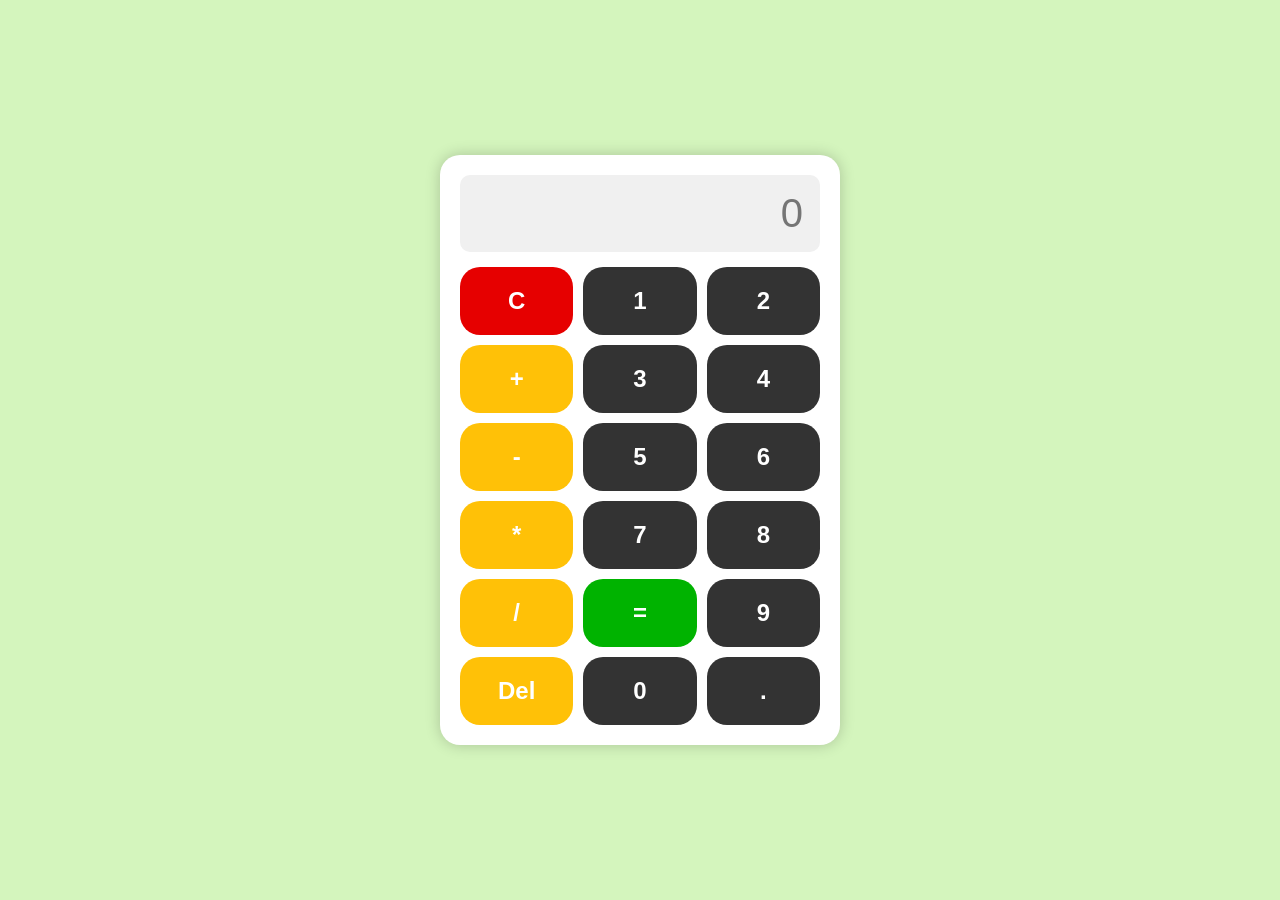
<file: index.html>
<!DOCTYPE html>
<html lang="en">
  <head>
    <meta charset="UTF-8" />
    <meta name="viewport" content="width=device-width, initial-scale=1.0" />
    <title>Responsive Calculator</title>
    <link rel="stylesheet" href="/calculator2.css" />
    <style></style>
  </head>
  <body>
    <main>
      <section class="screen">
        <input id="number" type="text" placeholder="0" readonly />
      </section>
      <!-- hi -->
      <section class="buttons">
        <div class="buttons__container">
          <button
            class="buttons__container-box red-button"
            onclick="clearDisplay()"
          >
            C
          </button>
          <button class="buttons__container-box" onclick="appendToDisplay('1')">
            1
          </button>
          <button class="buttons__container-box" onclick="appendToDisplay('2')">
            2
          </button>
          <button
            class="buttons__container-box operator-btn"
            onclick="appendToDisplay('+')"
          >
            +
          </button>
          <button class="buttons__container-box" onclick="appendToDisplay('3')">
            3
          </button>
          <button class="buttons__container-box" onclick="appendToDisplay('4')">
            4
          </button>
          <button
            class="buttons__container-box operator-btn"
            onclick="appendToDisplay('-')"
          >
            -
          </button>
          <button class="buttons__container-box" onclick="appendToDisplay('5')">
            5
          </button>
          <button class="buttons__container-box" onclick="appendToDisplay('6')">
            6
          </button>
          <button
            class="buttons__container-box operator-btn"
            onclick="appendToDisplay('*')"
          >
            *
          </button>
          <button class="buttons__container-box" onclick="appendToDisplay('7')">
            7
          </button>
          <button class="buttons__container-box" onclick="appendToDisplay('8')">
            8
          </button>
          <button
            class="buttons__container-box operator-btn"
            onclick="appendToDisplay('/')"
          >
            /
          </button>
          <button
            class="buttons__container-box green-button"
            onclick="calculate()"
          >
            =
          </button>
          <button class="buttons__container-box" onclick="appendToDisplay('9')">
            9
          </button>
          <button
            class="buttons__container-box operator-btn"
            onclick="deleteLast()"
          >
            Del
          </button>

          <button
            class="buttons__container-box"
            id="btn0"
            onclick="appendToDisplay('0')"
          >
            0
          </button>
          <button class="buttons__container-box" onclick="appendToDisplay('.')">
            .
          </button>
        </div>
      </section>
    </main>

    <script src="/calculator2.js"></script>
  </body>
</html>
</file>
<file: calculator2.css>
* {
      box-sizing: border-box;
    }

    body {
      margin: 0;
      padding: 0;
      background-color: #d4f5bd;
      display: flex;
      justify-content: center;
      align-items: center;
      min-height: 100vh;
      font-family: Arial, sans-serif;
    }

    main {
      width: 90%;
      max-width: 400px;
      background-color: #fff;
      padding: 20px;
      border-radius: 20px;
      box-shadow: 0 0 15px rgba(0,0,0,0.2);
    }

    .screen {
      background-color: #f0f0f0;
      border-radius: 10px;
      margin-bottom: 15px;
      padding: 15px;
      text-align: right;
      font-size: 2.5em;
      overflow-x: auto;
    }

    #number {
      width: 100%;
      border: none;
      background: transparent;
      font-size: inherit;
      color: #333;
      text-align: right;
    }

    .buttons__container {
      display: grid;
      grid-template-columns: repeat(3, 1fr);
      gap: 10px;
    }
    .buttons__container-box {
      background-color: hsl(0, 0%, 20%);
      
      border: none;
      padding: 20px;
      border-radius: 15px;
      font-size: 1.5em;
      border-radius: 20px;
      color: #fff;
      font-weight: bold;
      cursor: pointer;
      transition: background-color 0.3s, transform 0.2s;
    }

    .buttons__container-box:hover {
      background-color: hsl(0, 0%, 30%);
      transform: scale(1.05);
    }
    .green-button{
      background-color: hsl(120, 100%, 35%);
    }
    .green-button:hover{
      background-color: hsl(120, 100%, 45%);
    }

    .green-button:active{
      background-color: hsl(120, 100%, 55%);
    }

    .red-button{
      background-color:hsl(0, 100%, 45%);
    }
    .red-button:hover{
      background-color:hsl(0, 100%, 55%);
    }

    .red-button:active{
      background-color:hsl(0, 100%, 65%);
    }

    .operator-btn {
      background-color: #ffc107;
      color: #fff;
    }

    .operator-btn:hover {
      background-color: #ff9800;
    }

    @media screen and (max-width: 600px) {
      .buttons__container {
        grid-template-columns: repeat(3, 1fr);
      }
    }
</file>
